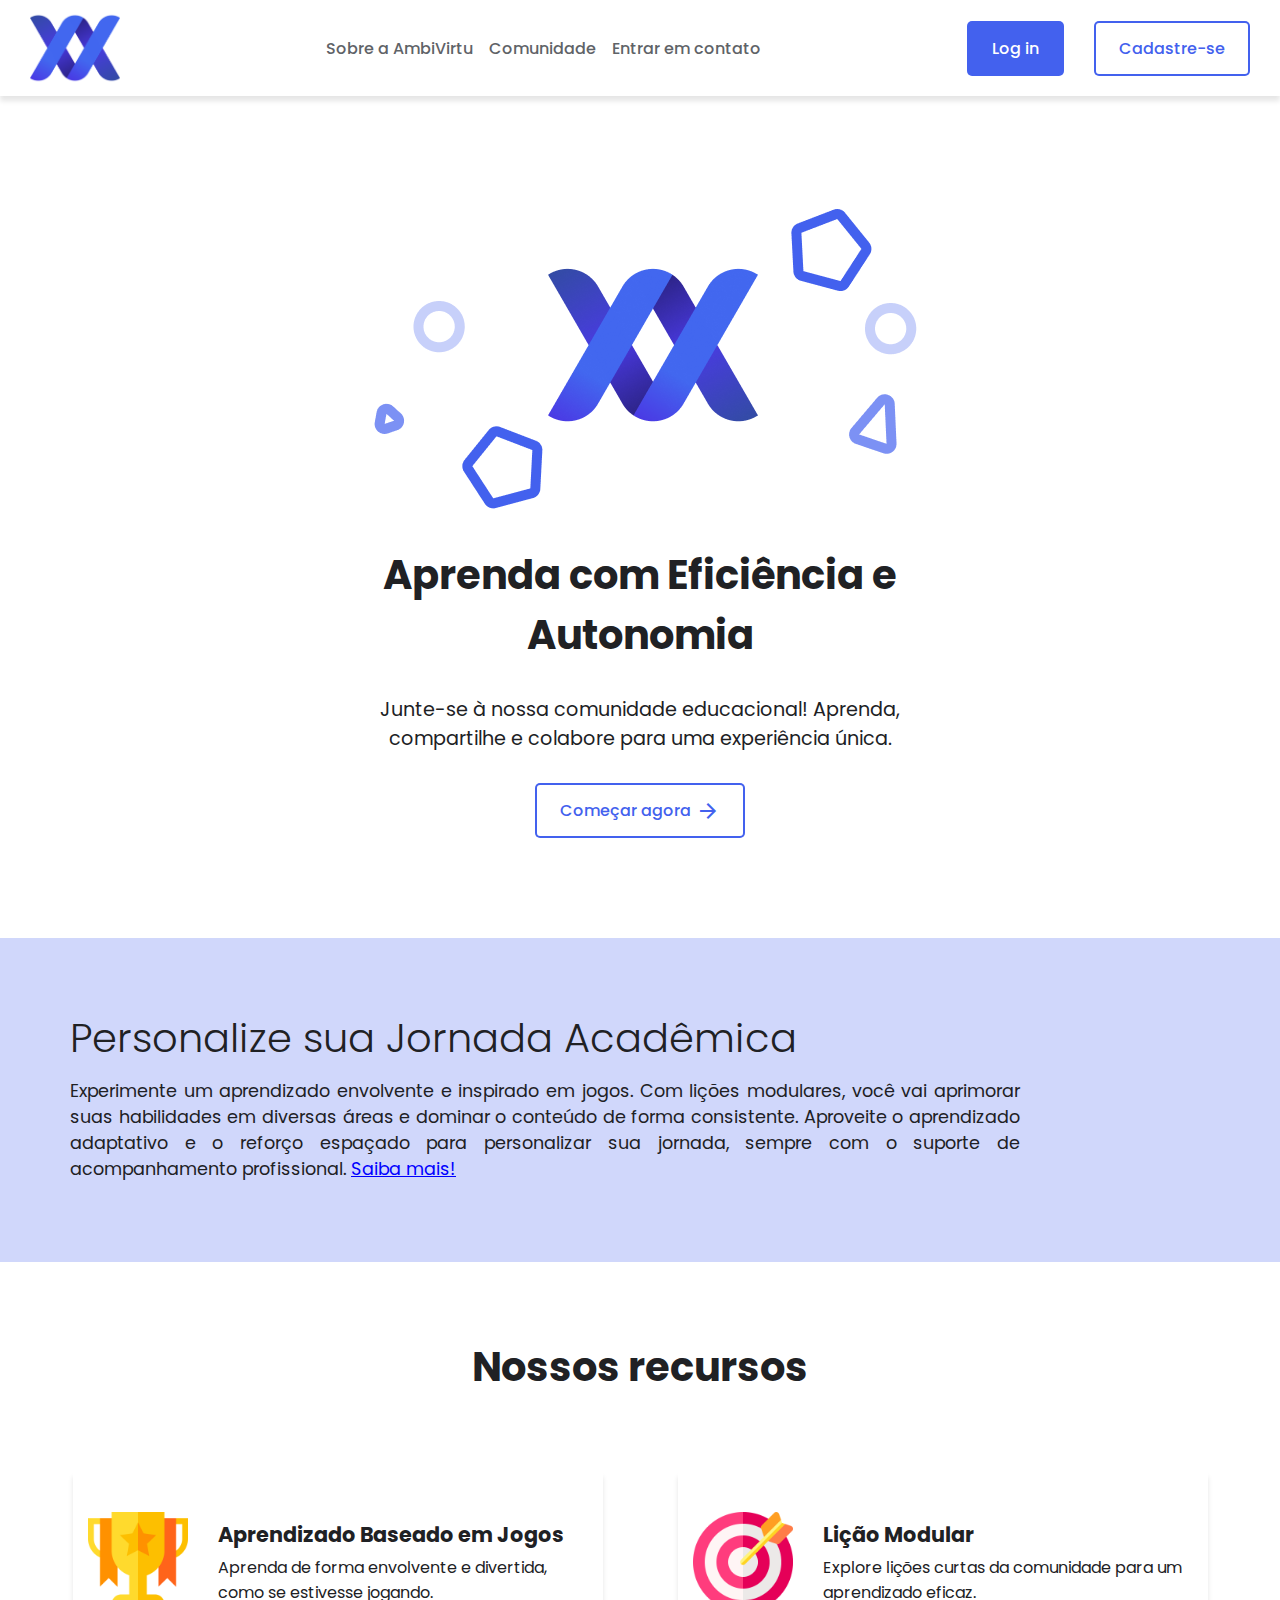
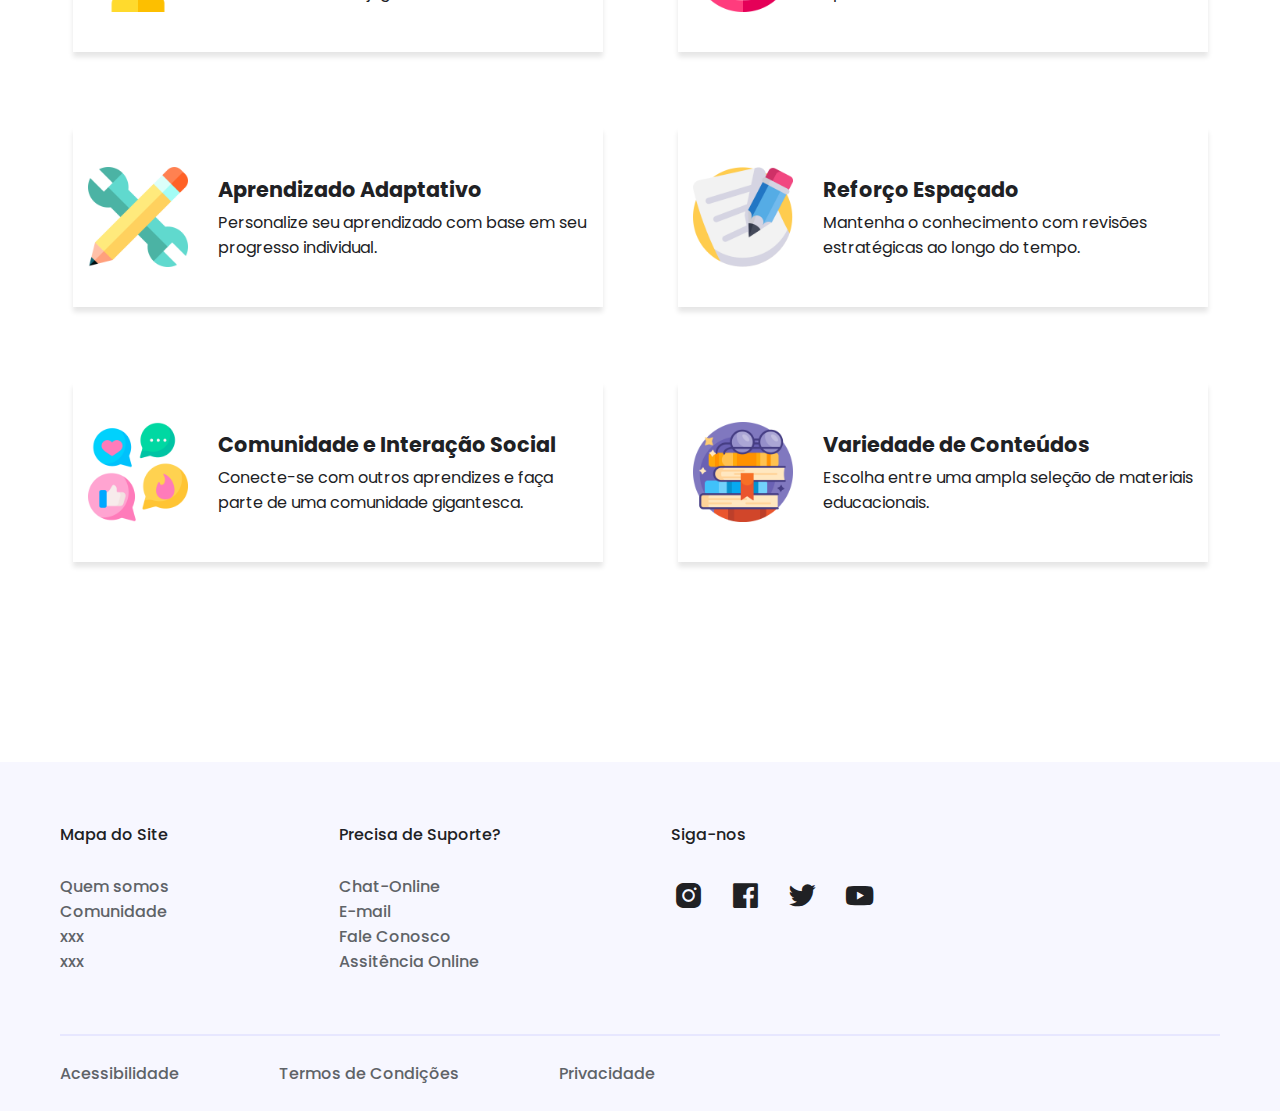
<file: index.html>
<!DOCTYPE html>
<html lang="pt-br">
<head>
    <meta charset="UTF-8">
    <meta name="viewport" content="width=device-width, initial-scale=1.0">
    <title>AmbiVirtu</title>
    
    <!-- ESTILOS -->
    <link rel="stylesheet" href="css/style.css">

    <!-- FONTES -->
    <link rel="preconnect" href="https://fonts.googleapis.com">
    <link rel="preconnect" href="https://fonts.gstatic.com" crossorigin>
    <link href="https://fonts.googleapis.com/css2?family=Poppins:ital,wght@0,100;0,200;0,300;0,400;0,500;0,600;0,700;0,800;0,900;1,100;1,200;1,300;1,400;1,500;1,600;1,700;1,800;1,900&display=swap" rel="stylesheet">

    <!-- ÍCONES -->
    <link rel="stylesheet" href="https://fonts.googleapis.com/css2?family=Material+Symbols+Outlined:opsz,wght,FILL,GRAD@24,400,0,0" />
    <link href='https://unpkg.com/boxicons@2.1.4/css/boxicons.min.css' rel='stylesheet'>
    
</head>
<body>
    <header>
        <nav id="main-navbar" class="display-center-center">
            <a href="#">
                <h1 class="display-center-center"><img width="90" src="images/ambivirtu-nooficiallogo.png" alt="Logo"></h1>
            </a>
            <ul class="display-center-center">
                <li>Sobre a AmbiVirtu</li>
                <li>Comunidade</li>
                <li>Entrar em contato</li>
            </ul>
            <div class="navbar-buttons-container display-center-center">
                <a href="#" class="btn btn-solid-blue">Log in</a>
                <a href="#" class="btn btn-outline-blue">Cadastre-se</a>
            </div>
        </nav>
        <div class="hero-content display-center-center">
            <div class="display-center-center">
                <img src="images/ambivirtu-mainimage.png" alt="Logo do AmbiVirtu com formas decorativas em volta.">
                <h1>Aprenda com Eficiência e Autonomia</h1>
                <p>Junte-se à nossa comunidade educacional! Aprenda, compartilhe e colabore para uma experiência única.</p>
                <a href="#" class="btn btn-outline-blue">Começar agora <span class="material-symbols-outlined">
                    arrow_forward
                    </span></a>
            </div>
        </div>
    </header>
    <main>
        <section id="feature-section">
            <div class="feature-content">
                <h2>Personalize sua Jornada Acadêmica</h2>
                <p>Experimente um aprendizado envolvente e inspirado em jogos. Com lições modulares, você vai aprimorar suas habilidades em diversas áreas e dominar o conteúdo de forma consistente. Aproveite o aprendizado adaptativo e o reforço espaçado para personalizar sua jornada, sempre com o suporte de acompanhamento profissional. <span>Saiba mais!</span></p>
            </div>
        </section>
        <section id="services-section">
            <div class="services-content display-center-center">
                <h2>Nossos recursos</h2>
                <div class="card-container">
                    <div class="card">
                        <img src="images/icons/icon-award.png" alt="card-icon">
                        <div>
                            <h3>Aprendizado Baseado em Jogos</h3>
                            <p>Aprenda de forma envolvente e divertida, como se estivesse jogando.</p>
                        </div>
                    </div>
                    <div class="card">
                        <img src="images/icons/icon-target.png" alt="card-icon">
                        <div>
                            <h3>Lição Modular</h3>
                            <p>Explore lições curtas da comunidade para um aprendizado eficaz.</p>
                        </div>
                    </div>
                    <div class="card">
                        <img src="images/icons/icon-customize.png" alt="card-icon">
                        <div>
                            <h3>Aprendizado Adaptativo</h3>
                            <p>Personalize seu aprendizado com base em seu progresso individual.</p>
                        </div>
                    </div>
                    <div class="card">
                        <img src="images/icons/icon-letter.png" alt="card-icon">
                        <div>
                            <h3>Reforço Espaçado</h3>
                            <p>Mantenha o conhecimento com revisões estratégicas ao longo do tempo.</p>
                        </div>
                    </div>
                    <div class="card">
                        <img src="images/icons/icon-interaction.png" alt="card-icon">
                        <div>
                            <h3>Comunidade e Interação Social</h3>
                            <p>Conecte-se com outros aprendizes e faça parte de uma comunidade gigantesca.</p>
                        </div>
                    </div>
                    <div class="card">
                        <img src="images/icons/icon-book-stack.png" alt="card-icon">
                        <div>
                            <h3>Variedade de Conteúdos</h3>
                            <p>Escolha entre uma ampla seleção de materiais educacionais.</p>
                        </div>
                    </div>
                </div>
            </div>
        </section>
    </main>
    <footer>
        <div id="top-area-footer">
            <div id="website-map-links" class="footer-container">
                <h3>Mapa do Site</h3>
                <nav>
                    <ul>
                        <li><a href="#">Quem somos</a></li>
                        <li><a href="#">Comunidade</a></li>
                        <li><a href="#">xxx</a></li>
                        <li><a href="#">xxx</a></li>
                    </ul>
                </nav>

            </div>
            <div id="support-links" class="footer-container">
                <h3>Precisa de Suporte?</h3>
                <ul>
                    <li><a href="#">Chat-Online</a></li>
                    <li><a href="#">E-mail</a></li>
                    <li><a href="#">Fale Conosco</a></li>
                    <li><a href="#">Assitência Online</a></li>
                </ul>
            </div>
            <div id="socialmedia-links" class="footer-container">
                <h3>Siga-nos</h3>
                <a href=""><i class='bx bxl-instagram-alt'></i></a>
                <a href="#"><i class='bx bxl-facebook-square' ></i></a>
                <a href="#"><i class='bx bxl-twitter' ></i></a>
                <a href="#"><i class='bx bxl-youtube' ></i></a>
            </div>
        </div>
        <div id="bottom-area-footer">
            <ul class="display-center-center">
                <li><a href="#">Acessibilidade</a></li>
                <li><a href="#">Termos de Condições</a></li>
                <li><a href="#">Privacidade</a></li>
            </ul>
        </div>
    </footer>
</body>
</html>
</file>
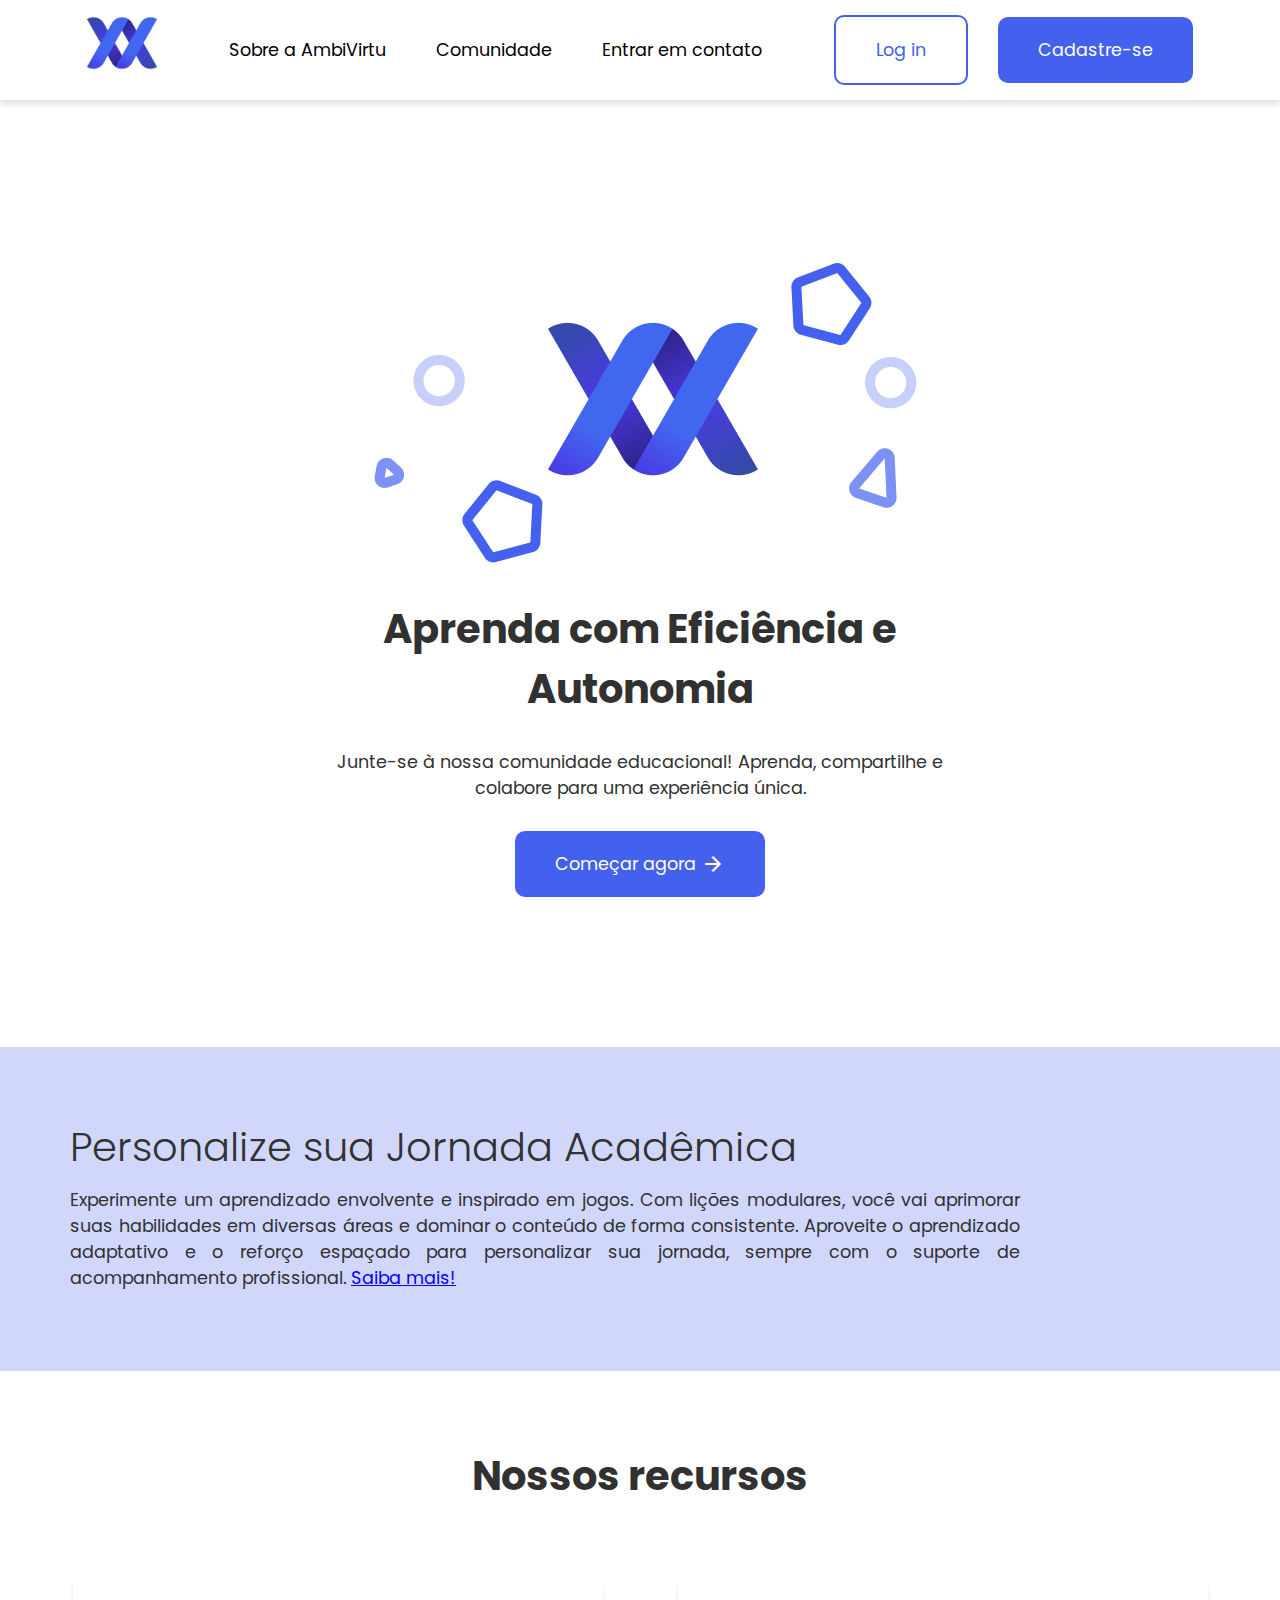
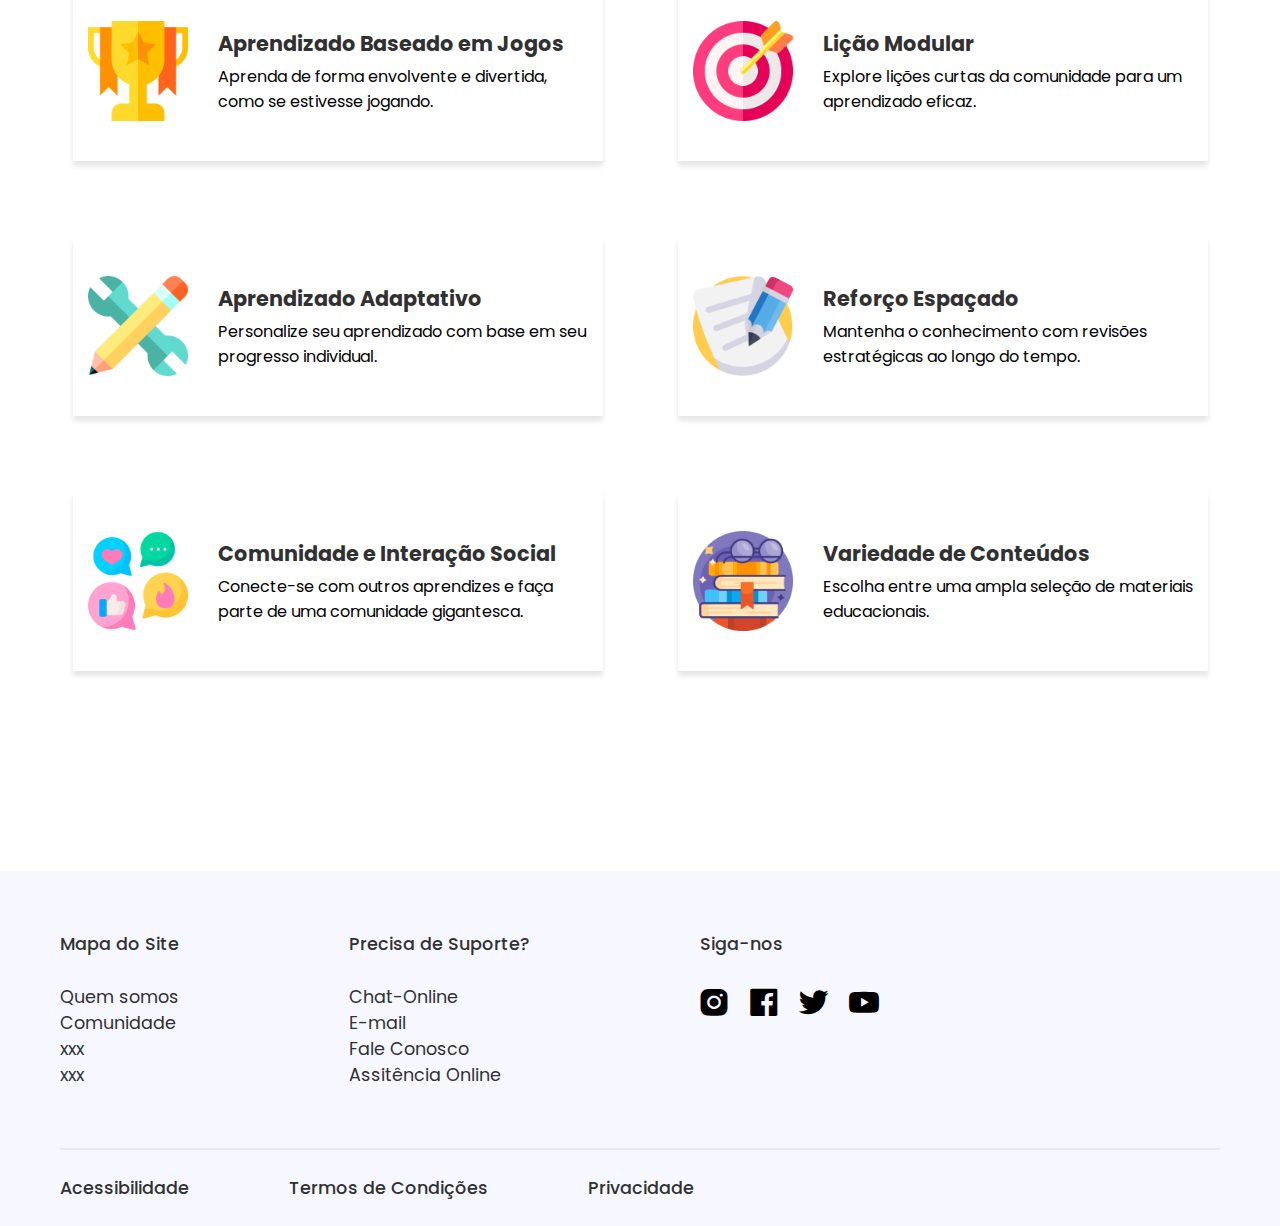
<file: ambivirtu/index.htm>
<!DOCTYPE html>
<html lang="pt-br">
<head>
    <meta charset="UTF-8">
    <meta name="viewport" content="width=device-width, initial-scale=1.0">
    <title>AmbiVirtu</title>
    
    <!-- ESTILOS -->
    <link rel="stylesheet" href="css/style.css">

    <!-- FONTES -->
    <link rel="preconnect" href="https://fonts.googleapis.com">
    <link rel="preconnect" href="https://fonts.gstatic.com" crossorigin>
    <link href="https://fonts.googleapis.com/css2?family=Poppins:ital,wght@0,100;0,200;0,300;0,400;0,500;0,600;0,700;0,800;0,900;1,100;1,200;1,300;1,400;1,500;1,600;1,700;1,800;1,900&display=swap" rel="stylesheet">

    <!-- ÍCONES -->
    <link rel="stylesheet" href="https://fonts.googleapis.com/css2?family=Material+Symbols+Outlined:opsz,wght,FILL,GRAD@24,400,0,0" />
    <link href='https://unpkg.com/boxicons@2.1.4/css/boxicons.min.css' rel='stylesheet'>
    
</head>
<body>
    <header>
        <nav id="main-navbar">
            <a href="#">
                <h1><img width="70" src="images/ambivirtu-nooficiallogo.png" alt="Logo"></h1>
            </a>
            <ul>
                <li>Sobre a AmbiVirtu</li>
                <li>Comunidade</li>
                <li>Entrar em contato</li>
            </ul>
            <div class="navbar-buttons-container">
                <a href="#" class="btn btn-solid-blue">Log in</a>
                <a href="#" class="btn btn-outline-blue">Cadastre-se</a>
            </div>
        </nav>
        <div class="hero-content">
            <div>
                <img src="images/ambivirtu-mainimage.png" alt="Logo do AmbiVirtu com formas decorativas em volta.">
                <h1>Aprenda com Eficiência e Autonomia</h1>
                <p>Junte-se à nossa comunidade educacional! Aprenda, compartilhe e colabore para uma experiência única.</p>
                <a href="#" class="btn btn-outline-blue">Começar agora <span class="material-symbols-outlined">
                    arrow_forward
                    </span></a>
            </div>
        </div>
    </header>
    <main>
        <section id="feature-section">
            <div class="feature-content">
                <h2>Personalize sua Jornada Acadêmica</h2>
                <p>Experimente um aprendizado envolvente e inspirado em jogos. Com lições modulares, você vai aprimorar suas habilidades em diversas áreas e dominar o conteúdo de forma consistente. Aproveite o aprendizado adaptativo e o reforço espaçado para personalizar sua jornada, sempre com o suporte de acompanhamento profissional. <span>Saiba mais!</span></p>
            </div>
        </section>
        <section id="services-section">
            <div class="services-content">
                <h2>Nossos recursos</h2>
                <div class="card-container">
                    <div class="card">
                        <img src="images/icons/icon-award.png" alt="card-icon">
                        <div>
                            <h3>Aprendizado Baseado em Jogos</h3>
                            <p>Aprenda de forma envolvente e divertida, como se estivesse jogando.</p>
                        </div>
                    </div>
                    <div class="card">
                        <img src="images/icons/icon-target.png" alt="card-icon">
                        <div>
                            <h3>Lição Modular</h3>
                            <p>Explore lições curtas da comunidade para um aprendizado eficaz.</p>
                        </div>
                    </div>
                    <div class="card">
                        <img src="images/icons/icon-customize.png" alt="card-icon">
                        <div>
                            <h3>Aprendizado Adaptativo</h3>
                            <p>Personalize seu aprendizado com base em seu progresso individual.</p>
                        </div>
                    </div>
                    <div class="card">
                        <img src="images/icons/icon-letter.png" alt="card-icon">
                        <div>
                            <h3>Reforço Espaçado</h3>
                            <p>Mantenha o conhecimento com revisões estratégicas ao longo do tempo.</p>
                        </div>
                    </div>
                    <div class="card">
                        <img src="images/icons/icon-interaction.png" alt="card-icon">
                        <div>
                            <h3>Comunidade e Interação Social</h3>
                            <p>Conecte-se com outros aprendizes e faça parte de uma comunidade gigantesca.</p>
                        </div>
                    </div>
                    <div class="card">
                        <img src="images/icons/icon-book-stack.png" alt="card-icon">
                        <div>
                            <h3>Variedade de Conteúdos</h3>
                            <p>Escolha entre uma ampla seleção de materiais educacionais.</p>
                        </div>
                    </div>
                </div>
            </div>
        </section>
    </main>
    <footer>
        <div id="top-area-footer">
            <div id="website-map-links" class="footer-container">
                <h3>Mapa do Site</h3>
                <nav>
                    <ul>
                        <li><a href="#">Quem somos</a></li>
                        <li><a href="#">Comunidade</a></li>
                        <li><a href="#">xxx</a></li>
                        <li><a href="#">xxx</a></li>
                    </ul>
                </nav>

            </div>
            <div id="support-links" class="footer-container">
                <h3>Precisa de Suporte?</h3>
                <ul>
                    <li><a href="#">Chat-Online</a></li>
                    <li><a href="#">E-mail</a></li>
                    <li><a href="#">Fale Conosco</a></li>
                    <li><a href="#">Assitência Online</a></li>
                </ul>
            </div>
            <div id="socialmedia-links" class="footer-container">
                <h3>Siga-nos</h3>
                <a href=""><i class='bx bxl-instagram-alt'></i></a>
                <a href="#"><i class='bx bxl-facebook-square' ></i></a>
                <a href="#"><i class='bx bxl-twitter' ></i></a>
                <a href="#"><i class='bx bxl-youtube' ></i></a>
            </div>
        </div>
        <div id="bottom-area-footer">
            <ul>
                <li><a href="#">Acessibilidade</a></li>
                <li><a href="#">Termos de Condições</a></li>
                <li><a href="#">Privacidade</a></li>
            </ul>
        </div>
    </footer>
</body>
</html>
</file>
<file: css/style.css>
@charset "UTF-8";

* {
    font-family: Poppins, sans-serif, 'Courier New', Courier, monospace;
    text-decoration: none;
    list-style: none;
    margin: 0;
    padding: 0;
}

body {
    color: var(--av-grey-900);
}

:root {
    --av-grey-50: #f8f9fa;
    --av-grey-100: #f1f3f4;
    --av-grey-200: #e8eaed;
    --av-grey-300: #dadce0;
    --av-grey-400: #bdc1c6;
    --av-grey-500: #9aa0a6;
    --av-grey-600: #80868b;
    --av-grey-700: #5f6368;
    --av-grey-800: #3c4043;
    --av-grey-900: #202124;
}

#main-navbar {
    justify-content: space-between;
    background-color: white;
    box-shadow: 0px 5px 5px rgba(0, 0, 0, 0.10);
    color: var(--av-grey-700);
    padding: 10px 30px;
}

#header-logo {
    width: 50px;
    padding: 0 20px;
}

.display-center-center {
    display: flex;
    align-items: center;
    justify-content: center;
}

#main-navbar .av-nav-menu-group {
    display: flex;
    align-items: center;
    justify-content: flex-start;
    width: 50%;
    gap: 30px;
}

#main-navbar > ul > li {
    padding: 17px 8px;
    font-size: 1em;
    font-weight: 500;
    position: relative;
    cursor: pointer;
}

#main-navbar > ul > li::before {
    content: "";
    width: 0%;
    height: 3px;
    background-color: #4361EE;
    border-radius: 50px;
    position: absolute;
    bottom: 7px;
    left: 0px;
    transition: 0.3s;
}

#main-navbar > ul > li:hover::before {
    width: 100%;
}

.navbar-buttons-container {
    gap: 30px;
}

.hero-content {
    margin: 100px 0;
}

.hero-content > div {
    flex-direction: column;
    text-align: center;
    max-width: 50%;
    color: var(--av-grey-900);
    gap: 30px;
}

.hero-content h1 {
    font-size: 2.5em;
    font-weight: 700;
}

.hero-content p {
    font-size: 1.1em;
    font-weight: 400;
    font-size: 1.2em;
}

/* FEATURE SECTION */

#feature-section {
    background-color: #D0D7FB;
    color: var(--av-grey-900);
    padding: 70px;
    
}

#feature-section h2 {
    font-size: 2.5em;
    font-weight: 300;
}

#feature-section p {
    font-size: 1.1em;
    text-align: justify;
    margin: 10px 0;
}

.feature-content {
    max-width: 950px;
    min-width: 750px;
}

p > span {
    color: blue;
    text-decoration: underline;
    cursor: pointer;
}

p > span:hover {
    color: purple;
}

/* SERVICES SECTION */

.services-content {
    flex-direction: column;
}

.card-container {
    display: grid;
    grid-template-columns: repeat(2, 530px);
    gap: 75px;
}

.services-content h2 {
    font-size: 2.5em;
    font-weight: 700;
    margin: 75px 0;
}

.card {
    display: flex;
    align-items: center;
    justify-content: center;
    gap: 30px;
    padding: 5px 15px;
    width: 500px;
    height: 170px;
    box-shadow: 0px 5px 5px rgba(0, 0, 0, 0.10);
}

.card h3 {
    font-size: 1.3em;
    margin-bottom: 5px;
}

.card img {
    width: 100px;
    height: 100px;
}

/* FOOTER */

footer {
    background-color: #F7F7FF;
    /* background-color: yellow; */
    margin-top: 200px;
    padding: 0 60px;
}

#top-area-footer {
    /* background-color: red; */
    padding: 60px 0;
}

#top-area-footer {
    display: flex;
    gap: 170px;
}

.footer-container h3 {
    margin-bottom: 27px;
    font-weight: 500;
    font-size: 1em;
}

.footer-container a {
    color: var(--av-grey-700);
    font-weight: 500;
    font-size: 1em;
    transition: 0.3s;
}

.footer-container a:hover {
    /* text-decoration: underline; */
    color: var(--av-grey-900);
}

#socialmedia-links i {
    font-size: 33px;
    margin-right: 10px;
    color: var(--av-grey-900);
    position: relative;
    left: -4px;
    padding: 5px;
    transition: 0.3s;
}

#socialmedia-links i:hover {
    /* transform: scale(1.3); */
    background-color: var(--av-grey-300);
    border-radius: 100%;
}

#bottom-area-footer {
    /* background-color: blue; */
    display: flex;
    align-items: center;
    border-top: 2px solid #0000ff10;
    padding: 25px 0;
}

#bottom-area-footer .footer-logo {
    color: var(--av-grey-700);
    font-weight: 500;
    font-size: larger;
    margin-right: 100px;
}

#bottom-area-footer > ul > li > a {
    font-weight: 500;
    color: var(--av-grey-700);
    margin-right: 100px;
    transition: 0.5s;
}

#bottom-area-footer > ul > li > a:hover {
    color: var(--av-grey-900);
}

/* ESTILOS DE BOTÕES */

.btn-outline-blue {
    box-shadow: inset 0 0 0 2px #4361EE;
    color: #4361EE;
}

.btn-outline-blue:hover {
    box-shadow: inset 0 0 0 2px #2755d1;
    color: #2755d1;
}

.btn-solid-blue {
    color: white;
    background-color: #4361EE;
}

.btn-solid-blue:hover {
    background-color: #2755d1;
    box-shadow: 0px 1px 3px #00003a3a;
}

.btn {
    font-weight: 500;
    padding: 15px 25px;
    border-radius: 5px;
    display: flex;
    align-items: center;
    justify-content: center;
    gap: 5px;
    transition: 0.1s;
}
</file>
<file: ambivirtu/css/style.css>
@charset "UTF-8";

* {
    font-family: Poppins, sans-serif, 'Courier New', Courier, monospace;
    text-decoration: none;
    list-style: none;
    margin: 0;
    padding: 0;
}

#main-navbar {
    padding: 15px;
    height: 70px;
    display: flex;
    align-items: center;
    justify-content: space-evenly;
    background-color: white;
    box-shadow: 0px 5px 5px rgba(0, 0, 0, 0.10);
}

#main-navbar > ul {
    display: flex;
    align-items: center;
    justify-content: center;
    gap: 50px;
}

#main-navbar > ul > li {
    font-size: 1.1em;
    font-weight: 400;
    position: relative;
    cursor: pointer;
}

#main-navbar > ul > li::before {
    content: "";
    width: 0%;
    height: 3px;
    background-color: #4361EE;
    border-radius: 50px;
    position: absolute;
    bottom: -5px;
    transition: 0.1s;
}

#main-navbar > ul > li:hover::before {
    width: 100%;
}

.navbar-buttons-container {
    display: flex;
    align-items: center;
    justify-content: center;
    gap: 30px;
}

.hero-content {
    margin: 150px 0;
    display: flex;
    align-items: center;
    justify-content: center;
}

.hero-content > div {
    display: flex;
    align-items: center;
    justify-content: center;
    flex-direction: column;
    text-align: center;
    max-width: 50%;
    color: #313131;
    gap: 30px;
}

.hero-content h1 {
    font-size: 2.5em;
    font-weight: 700;
}

.hero-content p {
    font-size: 1.1em;
}

/* FEATURE SECTION */

#feature-section {
    background-color: #D0D7FB;
    color: #313131;
    padding: 70px;
}

#feature-section h2 {
    font-size: 2.5em;
    font-weight: 300;
}

#feature-section p {
    font-size: 1.1em;
    text-align: justify;
    margin: 10px 0;
}

.feature-content {
    max-width: 950px;
    min-width: 750px;
}

p > span {
    color: blue;
    text-decoration: underline;
    cursor: pointer;
}

p > span:hover {
    color: purple;
}

/* SERVICES SECTION */

.services-content {
    display: flex;
    align-items: center;
    justify-content: center;
    flex-direction: column;
}

.card-container {
    display: grid;
    grid-template-columns: repeat(2, 530px);
    gap: 75px;
}

.services-content h2 {
    font-size: 2.5em;
    font-weight: 700;
    margin: 75px 0;
    color: #313131;
}

.card {
    display: flex;
    align-items: center;
    justify-content: center;
    gap: 30px;
    padding: 5px 15px;
    width: 500px;
    height: 170px;
    box-shadow: 0px 5px 5px rgba(0, 0, 0, 0.10);
}

.card h3 {
    color: #313131;
    font-size: 1.3em;
    margin-bottom: 5px;
}

.card img {
    width: 100px;
    height: 100px;
}

/* FOOTER */

footer {
    background-color: #F7F7FF;
    /* background-color: yellow; */
    margin-top: 200px;
    padding: 0 60px;
}

#top-area-footer {
    /* background-color: red; */
    padding: 60px 0;
}

#top-area-footer {
    display: flex;
    gap: 170px;
}

.footer-container h3 {
    margin-bottom: 27px;
    font-weight: 500;
}

.footer-container h3, a {
    font-size: 1.1em;
    color: #313131;
}

.footer-container a:hover {
    text-decoration: underline;
    color: #4361EE;
}

#socialmedia-links i{
    font-size: 36px;
    margin-right: 10px;
    color: black;
    position: relative;
    left: -4px;
}

#bottom-area-footer {
    /* background-color: blue; */
    border-top: 2px solid #0000ff10;
    padding: 25px 0;
}

#bottom-area-footer > ul {
    display: flex;
    align-items: center;
    justify-content: flex-start;
    gap: 100px;
    font-weight: 500;
}

/* ESTILOS DE BOTÕES */

.btn-solid-blue {
    border: 2px solid #4361EE;
    color: #4361EE;
}

.btn-outline-blue {
    color: white;
    background-color: #4361EE;
}

.btn {
    padding: 20px 40px;
    border-radius: 10px;
    display: flex;
    align-items: center;
    justify-content: center;
    gap: 5px;
    transition: 0.1s;
}

.btn:hover {
    background-color: rgb(83, 113, 245);
    color: white;
}
</file>
